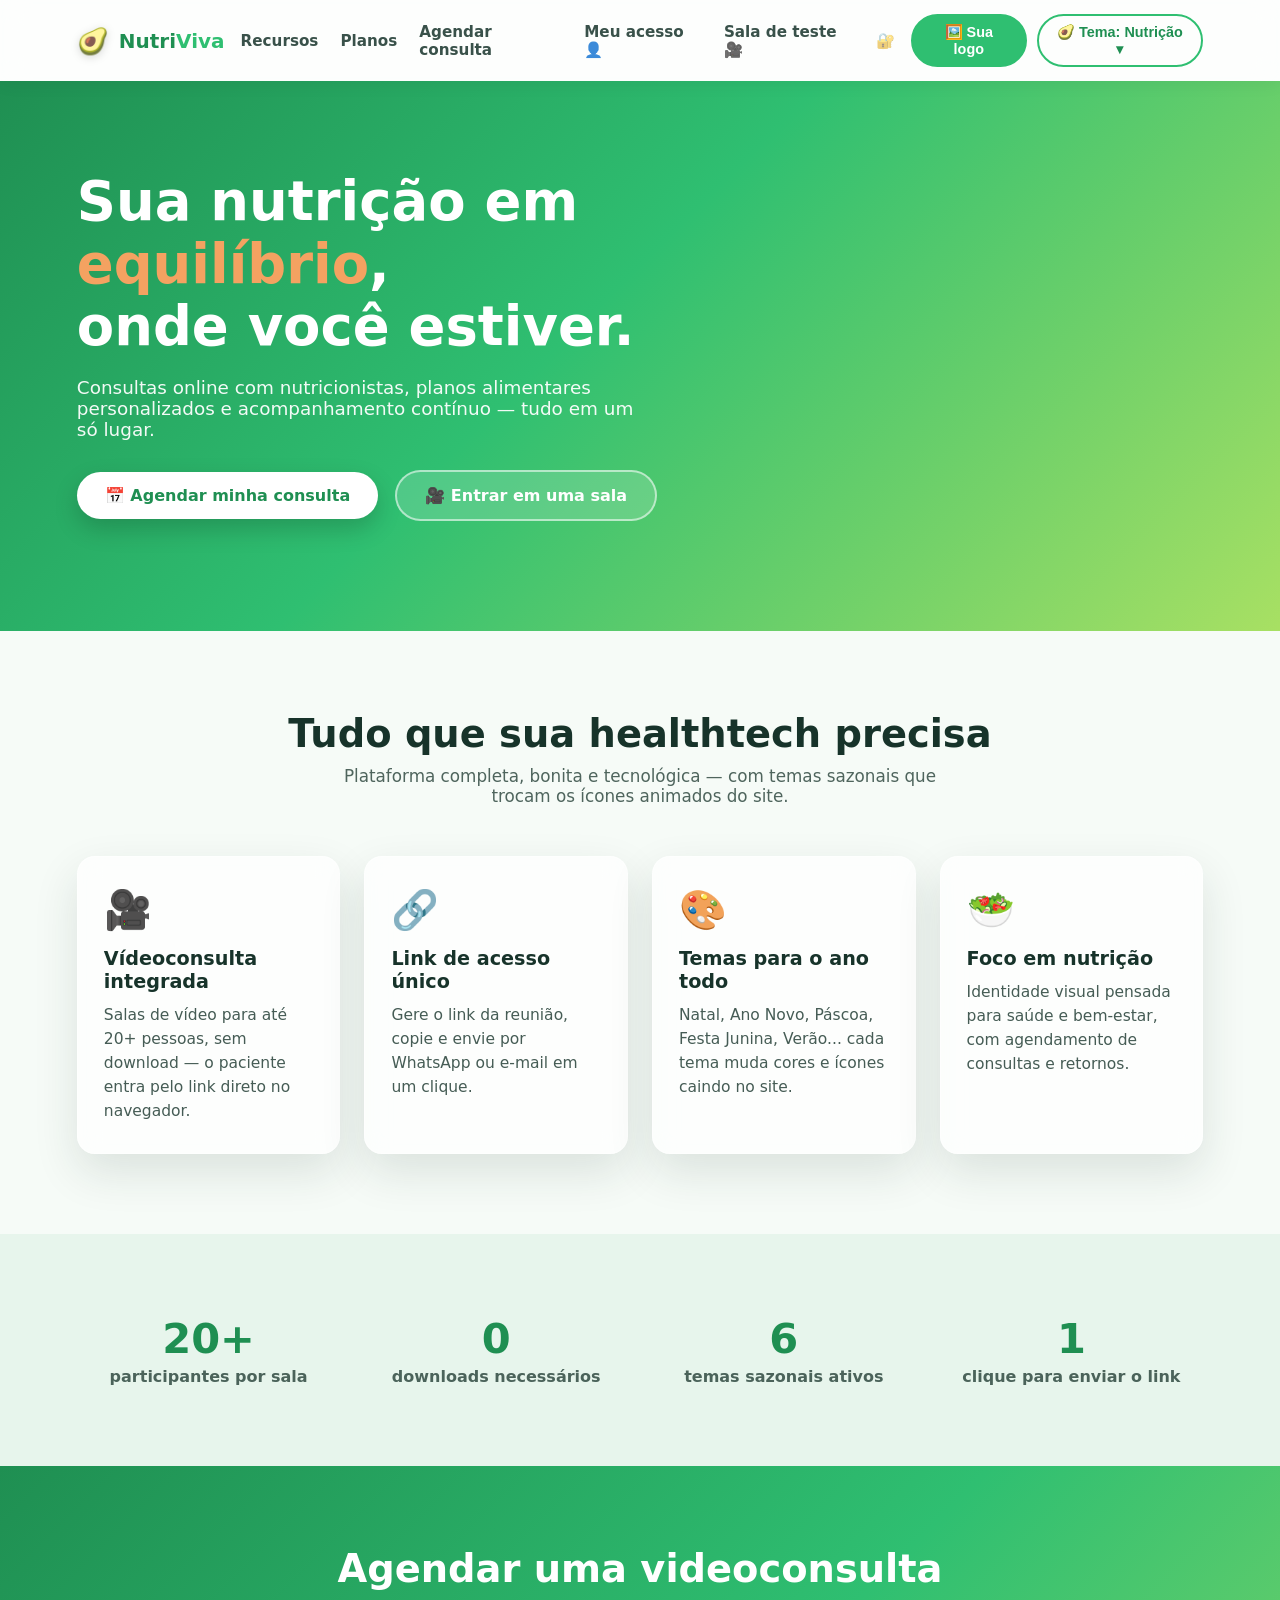
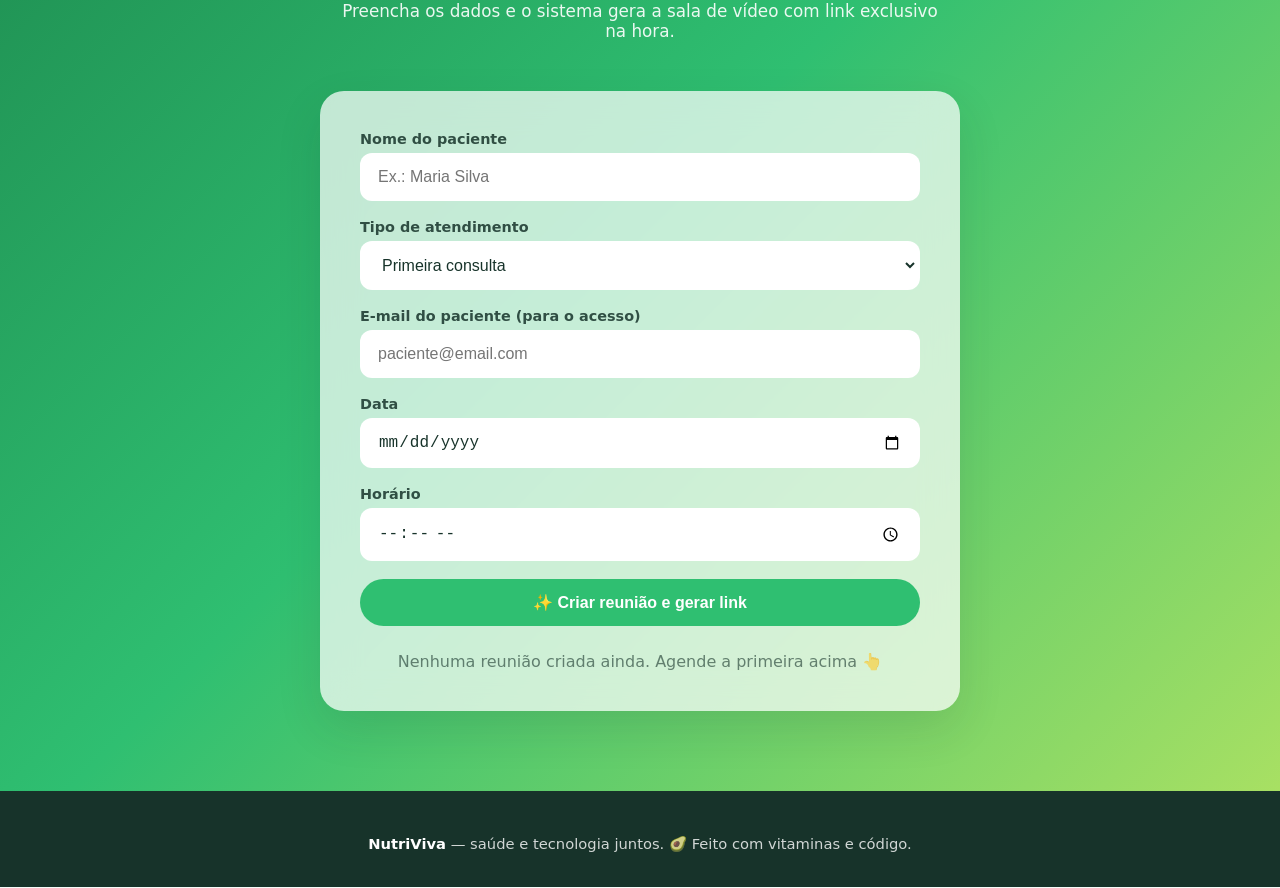
<file: index.html>
<!DOCTYPE html>
<html lang="pt-BR">
<head>
  <meta charset="UTF-8">
  <meta name="viewport" content="width=device-width, initial-scale=1.0">
  <link id="favicon" rel="icon" href="data:,">
  <title>NutriViva — Consultas Online de Nutrição</title>
  <link rel="stylesheet" href="css/styles.css">
</head>
<body>
  <canvas id="particles"></canvas>

  <input type="file" id="logo-input" accept="image/*" hidden>

  <nav>
    <div class="nav-brand">
      <a class="logo" href="#">
        <span class="logo-slot" data-logo-slot>
          <span class="logo-icon" data-theme-icon>🥑</span>
        </span>
        <span>Nutri<span style="color: var(--primary)">Viva</span></span>
      </a>
      <button class="logo-remove" data-logo-remove title="Remover logomarca e voltar ao padrão">✕</button>
    </div>
    <div class="nav-links">
      <a href="#recursos">Recursos</a>
      <a href="#planos">Planos</a>
      <a href="#agendar">Agendar consulta</a>
      <a href="entrar.html">Meu acesso 👤</a>
      <a href="reuniao.html">Sala de teste 🎥</a>
      <a href="admin.html" style="opacity:0.55">🔐</a>
    </div>
    <div class="nav-tools">
      <button class="logo-btn" data-logo-upload>🖼️ Sua logo</button>
    <div class="theme-switcher">
      <button class="theme-toggle-btn" id="theme-toggle">
        <span data-theme-icon>🥑</span> Tema: <span data-theme-label>Nutrição</span> ▾
      </button>
      <div class="theme-menu" id="theme-menu">
        <button data-theme-option="padrao">🥑 Nutrição (padrão)</button>
        <button data-theme-option="natal">🎄 Natal</button>
        <button data-theme-option="anoNovo">🎆 Ano Novo</button>
        <button data-theme-option="pascoa">🐣 Páscoa</button>
        <button data-theme-option="festaJunina">🌽 Festa Junina</button>
        <button data-theme-option="verao">🌞 Verão</button>
      </div>
    </div>
    </div>
  </nav>

  <header class="hero">
    <div class="hero-content">
      <h1>Sua nutrição em <span>equilíbrio</span>,<br>onde você estiver.</h1>
      <p>Consultas online com nutricionistas, planos alimentares personalizados e acompanhamento contínuo — tudo em um só lugar.</p>
      <a class="btn btn-primary" href="#agendar">📅 Agendar minha consulta</a>
      <a class="btn btn-secondary" href="reuniao.html">🎥 Entrar em uma sala</a>
    </div>
  </header>

  <section id="recursos">
    <div class="section-title">
      <h2>Tudo que sua healthtech precisa</h2>
      <p>Plataforma completa, bonita e tecnológica — com temas sazonais que trocam os ícones animados do site.</p>
    </div>
    <div class="grid">
      <div class="card">
        <span class="card-icon">🎥</span>
        <h3>Vídeoconsulta integrada</h3>
        <p>Salas de vídeo para até 20+ pessoas, sem download — o paciente entra pelo link direto no navegador.</p>
      </div>
      <div class="card">
        <span class="card-icon">🔗</span>
        <h3>Link de acesso único</h3>
        <p>Gere o link da reunião, copie e envie por WhatsApp ou e-mail em um clique.</p>
      </div>
      <div class="card">
        <span class="card-icon">🎨</span>
        <h3>Temas para o ano todo</h3>
        <p>Natal, Ano Novo, Páscoa, Festa Junina, Verão... cada tema muda cores e ícones caindo no site.</p>
      </div>
      <div class="card">
        <span class="card-icon">🥗</span>
        <h3>Foco em nutrição</h3>
        <p>Identidade visual pensada para saúde e bem-estar, com agendamento de consultas e retornos.</p>
      </div>
    </div>
  </section>

  <section class="stats">
    <div class="grid">
      <div class="stat">
        <div class="stat-number">20+</div>
        <p>participantes por sala</p>
      </div>
      <div class="stat">
        <div class="stat-number">0</div>
        <p>downloads necessários</p>
      </div>
      <div class="stat">
        <div class="stat-number">6</div>
        <p>temas sazonais ativos</p>
      </div>
      <div class="stat">
        <div class="stat-number">1</div>
        <p>clique para enviar o link</p>
      </div>
    </div>
  </section>

  <section class="booking" id="agendar">
    <div class="section-title">
      <h2>Agendar uma videoconsulta</h2>
      <p>Preencha os dados e o sistema gera a sala de vídeo com link exclusivo na hora.</p>
    </div>
    <div class="booking-card">
      <form id="booking-form">
        <div class="field">
          <label for="patient-name">Nome do paciente</label>
          <input id="patient-name" type="text" placeholder="Ex.: Maria Silva" required>
        </div>
        <div class="field">
          <label for="meeting-type">Tipo de atendimento</label>
          <select id="meeting-type">
            <option>Primeira consulta</option>
            <option>Retorno</option>
            <option>Acompanhamento nutricional</option>
            <option>Consulta em grupo</option>
          </select>
        </div>
        <div class="field">
          <label for="patient-email">E-mail do paciente (para o acesso)</label>
          <input id="patient-email" type="email" placeholder="paciente@email.com">
        </div>
        <div class="field">
          <label for="meeting-date">Data</label>
          <input id="meeting-date" type="date">
        </div>
        <div class="field">
          <label for="meeting-time">Horário</label>
          <input id="meeting-time" type="time">
        </div>
        <button class="btn btn-solid" type="submit" style="width:100%; justify-content:center">
          ✨ Criar reunião e gerar link
        </button>
      </form>
      <div class="meeting-list" id="meeting-list"></div>
    </div>
  </section>

  <footer>
    <p id="footer-contacts" style="margin-bottom:10px"></p>
    <p><strong>NutriViva</strong> — saúde e tecnologia juntos. 🥑 Feito com vitaminas e código.</p>
  </footer>

  <a id="whatsapp-float" href="#" target="_blank" rel="noopener"
     style="display:none; position:fixed; bottom:24px; right:24px; z-index:45; width:60px; height:60px; border-radius:50%; background:#25d366; align-items:center; justify-content:center; font-size:1.7rem; box-shadow:0 10px 26px rgba(0,0,0,0.28); text-decoration:none; transition:transform .3s ease"
     title="Falar no WhatsApp" onmouseover="this.style.transform='scale(1.1)'" onmouseout="this.style.transform='scale(1)'">💬</a>

  <script src="js/themes.js"></script>
  <script src="js/theme-engine.js"></script>
  <script src="js/storage.js"></script>
  <script src="js/main.js"></script>
  <script src="js/logo.js"></script>
</body>
</html>
</file>
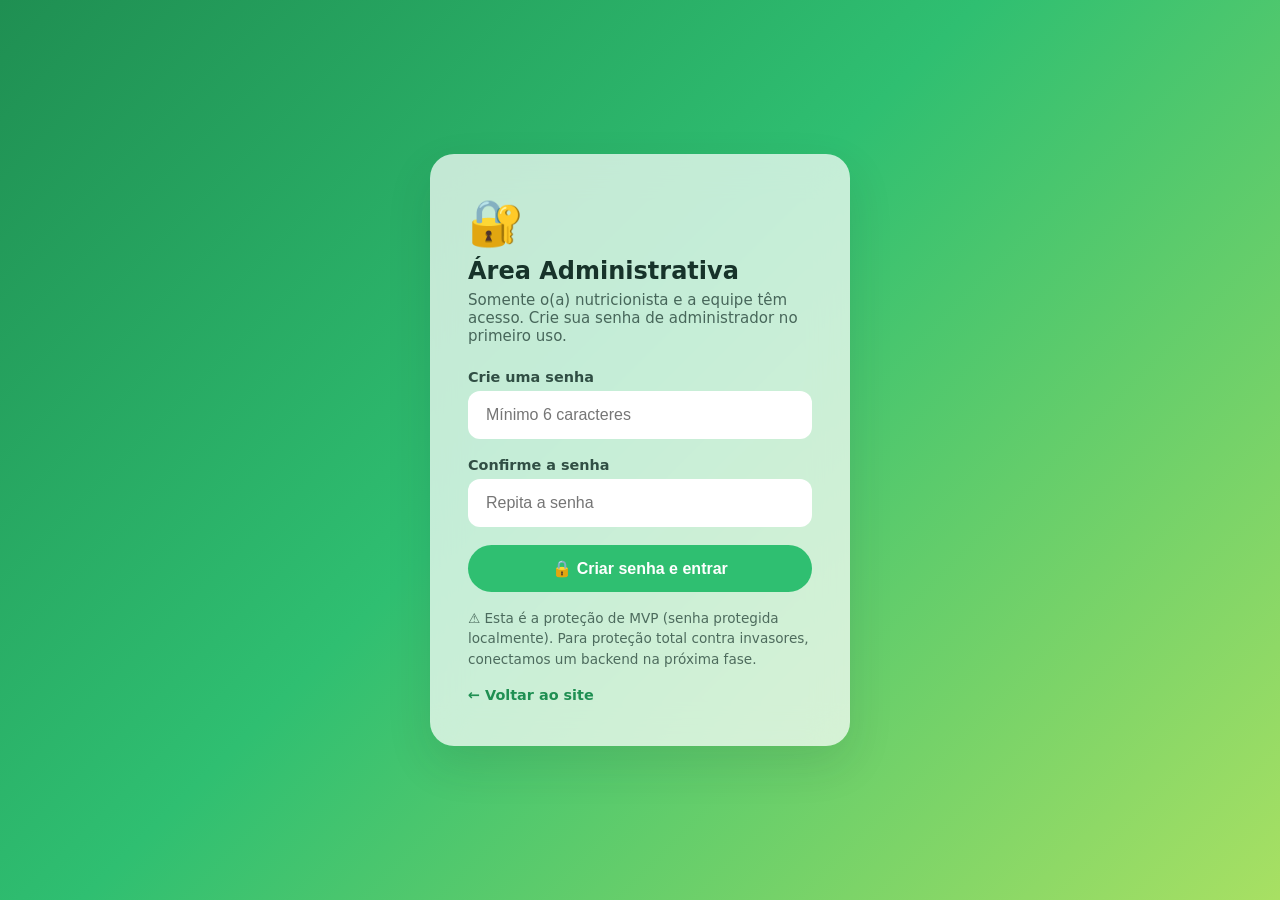
<file: admin.html>
<!DOCTYPE html>
<html lang="pt-BR">
<head>
  <meta charset="UTF-8">
  <meta name="viewport" content="width=device-width, initial-scale=1.0">
  <link id="favicon" rel="icon" href="data:,">
  <title>Painel Administrativo — NutriViva</title>
  <link rel="stylesheet" href="css/styles.css">
  <link rel="stylesheet" href="css/admin.css">
</head>
<body>
  <canvas id="particles"></canvas>
  <input type="file" id="logo-input" accept="image/*" hidden>

  <div class="login-shell" id="login-shell">
    <div class="login-card">
      <div class="big-icon">🔐</div>
      <h1 id="login-title">Área Administrativa</h1>
      <p class="desc" id="login-desc">Somente o(a) nutricionista e a equipe têm acesso. Crie sua senha de administrador no primeiro uso.</p>
      <form id="login-form">
        <div class="field" id="current-pass-wrap" style="display:none">
          <label for="current-pass">Senha atual</label>
          <input id="current-pass" type="password" placeholder="Senha atual" autocomplete="current-password">
        </div>
        <div class="field">
          <label for="admin-pass" id="admin-pass-label">Crie uma senha</label>
          <input id="admin-pass" type="password" placeholder="Mínimo 6 caracteres" required minlength="6" autocomplete="new-password">
        </div>
        <div class="field">
          <label for="admin-pass2" id="admin-pass2-label">Confirme a senha</label>
          <input id="admin-pass2" type="password" placeholder="Repita a senha" required autocomplete="new-password">
        </div>
        <button class="btn btn-solid" type="submit" style="width:100%; justify-content:center" id="login-submit">🔓 Entrar no painel</button>
      </form>
      <p class="hint" id="login-hint">⚠️ Esta é a proteção de MVP (senha protegida localmente). Para proteção total contra invasores, conectamos um backend na próxima fase.</p>
      <a class="back-link" href="index.html">← Voltar ao site</a>
    </div>
  </div>

  <div class="admin-shell" id="admin-shell">
    <div class="admin-topbar">
      <a class="logo" href="index.html">
        <span class="logo-slot" data-logo-slot><span class="logo-icon" data-theme-icon>🥑</span></span>
        <span>Nutri<span style="color: var(--primary)">Viva</span> <small style="opacity:.55; font-weight:600">· painel</small></span>
      </a>
      <div class="nav-tools">
        <button class="logo-btn" data-logo-upload>🖼️ Logomarca</button>
        <button class="btn-mini" id="logout-btn">🚪 Sair</button>
      </div>
    </div>

    <div class="admin-body">
      <nav class="admin-nav" id="admin-nav">
        <button data-tab="pacientes" class="active">👥 Pacientes</button>
        <button data-tab="anamnese">📋 Anamnese & Avaliação</button>
        <button data-tab="reunioes">🎥 Reuniões</button>
        <button data-tab="contato">📱 Contato & Links</button>
        <button data-tab="nuvem">☁️ Nuvem</button>
        <button data-tab="seguranca">🔐 Senha</button>
      </nav>

      <div class="admin-panels">
        <section class="admin-panel active" data-panel="pacientes">
          <div class="panel-card">
            <h2>👥 Cadastro de pacientes</h2>
            <p class="panel-desc">Gerencie os pacientes da sua clínica. Os dados ficam salvos no navegador deste computador.</p>
            <form id="patient-form">
              <div class="form-grid">
                <div class="field"><label for="p-name">Nome completo *</label><input id="p-name" required maxlength="80"></div>
                <div class="field"><label for="p-phone">WhatsApp</label><input id="p-phone" type="tel" placeholder="(11) 99999-9999" maxlength="20"></div>
                <div class="field"><label for="p-email">E-mail</label><input id="p-email" type="email" maxlength="80"></div>
                <div class="field"><label for="p-birth">Data de nascimento</label><input id="p-birth" type="date"></div>
                <div class="field full"><label for="p-notes">Observações</label><input id="p-notes" maxlength="200" placeholder="Alergias, preferências, objetivos..."></div>
              </div>
              <div class="btn-row">
                <button class="btn btn-solid" type="submit">＋ Salvar paciente</button>
              </div>
            </form>
            <input class="search-box" id="patient-search" type="search" placeholder="🔎 Buscar paciente..." style="margin-top:24px">
            <table class="data-table"><thead><tr><th>Nome</th><th>Contato</th><th>Ações</th></tr></thead><tbody id="patient-rows"></tbody></table>
          </div>
        </section>

        <section class="admin-panel" data-panel="anamnese">
          <div class="panel-card print-zone">
            <h2>📋 Anamnese & Avaliação Nutricional</h2>
            <p class="panel-desc">Ficha completa do paciente: antropometria, avaliação alimentar, histórico clínico e conduta. IMC e RCQ calculados automaticamente.</p>
            <div class="anx-controls">
              <div class="field" style="margin:0"><label for="anx-patient">Paciente *</label><select id="anx-patient" required></select></div>
              <div class="field" style="margin:0"><label for="anx-date">Data da avaliação *</label><input id="anx-date" type="date"></div>
              <div class="anx-actions">
                <button class="btn btn-solid" id="anx-save" type="button">💾 Salvar ficha</button>
                <button class="btn-mini" id="anx-print" type="button">🖨️ Imprimir</button>
                <button class="btn-mini" id="anx-new" type="button">🆕 Nova ficha</button>
              </div>
            </div>
            <div id="anx-form"></div>
            <h3 style="margin-top:26px; font-size:1.05rem">📚 Histórico de fichas</h3>
            <table class="data-table"><thead><tr><th>Data</th><th>Paciente</th><th>IMC</th><th>Ações</th></tr></thead><tbody id="anx-rows"></tbody></table>
          </div>
        </section>

        <section class="admin-panel" data-panel="reunioes">
          <div class="panel-card">
            <h2>🎥 Reuniões & salas de vídeo</h2>
            <p class="panel-desc">Crie a sala, copie o link e envie ao paciente. Cada sala tem código exclusivo.</p>
            <form id="meeting-form">
              <div class="form-grid">
                <div class="field"><label for="m-patient">Paciente cadastrado</label><select id="m-patient"></select></div>
                <div class="field"><label for="m-type">Tipo</label>
                  <select id="m-type"><option>Primeira consulta</option><option>Retorno</option><option>Acompanhamento</option><option>Consulta em grupo</option></select>
                </div>
                <div class="field"><label for="m-date">Data</label><input id="m-date" type="date"></div>
                <div class="field"><label for="m-time">Hora</label><input id="m-time" type="time"></div>
              </div>
              <div class="btn-row"><button class="btn btn-solid" type="submit">✨ Criar sala de vídeo</button></div>
            </form>
            <table class="data-table"><thead><tr><th>Reunião</th><th>Quando</th><th>Ações</th></tr></thead><tbody id="meeting-rows"></tbody></table>
          </div>
        </section>

        <section class="admin-panel" data-panel="contato">
          <div class="panel-card">
            <h2>📱 Contato & links do site</h2>
            <p class="panel-desc">Estes dados aparecem no rodapé do site público e no botão flutuante de WhatsApp.</p>
            <form id="config-form">
              <div class="form-grid">
                <div class="field"><label for="c-wa">WhatsApp</label><input id="c-wa" type="tel" placeholder="(11) 99999-9999" maxlength="20"></div>
                <div class="field"><label for="c-email">E-mail</label><input id="c-email" type="email" placeholder="contato@clinica.com.br"></div>
                <div class="field"><label for="c-insta">Instagram (@usuário)</label><input id="c-insta" placeholder="@suaclinica" maxlength="40"></div>
                <div class="field"><label for="c-zapmsg">Mensagem do WhatsApp</label><input id="c-zapmsg" placeholder="Olá! Quero agendar uma consulta." maxlength="120"></div>
              </div>
              <div class="btn-row"><button class="btn btn-solid" type="submit">💾 Salvar configurações</button></div>
            </form>
          </div>
        </section>

        <section class="admin-panel" data-panel="nuvem">
          <div class="panel-card">
            <h2>☁️ Sincronização na nuvem</h2>
            <p class="panel-desc">Acesse o painel de qualquer aparelho, nunca perca cadastros. Usa o Firebase (Google), plano gratuito suficiente para a clínica começar.</p>
            <details class="anx" open>
              <summary><span>1️⃣ Criando sua conexão uma única vez (~5 min)</span></summary>
              <div class="anx-body">
                <ol class="steps">
                  <li>Acesse <a href="https://console.firebase.google.com" target="_blank" rel="noopener">console.firebase.google.com</a> com sua conta Google e clique em <strong>Adicionar projeto</strong> (nome: NutriViva, sem Analytics);</li>
                  <li>No centro do projeto, clique no ícone <strong>&lt;/&gt; (Web)</strong>, registre o apelido <em>nutriviva-site</em> e copie o bloco <strong>firebaseConfig</strong> que aparece;</li>
                  <li>No menu lateral: <strong>Build → Firestore Database → Criar banco de dados</strong> → região sugerida (southamerica) → inicie em <strong>modo de teste</strong>;</li>
                  <li>Voltando ao painel, cole o firebaseConfig no campo abaixo e clique em <strong>Conectar</strong>;</li>
                  <li>Pronto — cadastros de pacientes, anamneses, reuniões e contatos passam a sincronizar automaticamente entre todos os aparelhos que usarem este login.</li>
                </ol>
                <p class="hint">🔒 Nota de privacidade: no modo de teste os dados ficam protegidos pelo endereço do projeto, mas para uso clínico definitivo recomendamos ativar a autenticação e regras restritas — a gente ajusta junto na fase seguinte (LGPD).</p>
              </div>
            </details>
            <details class="anx" open>
              <summary><span>2️⃣ Configurar a conexão</span></summary>
              <div class="anx-body">
                <div class="field full" style="margin:0">
                  <label for="fb-config">Cole aqui o seu objeto firebaseConfig</label>
                  <textarea id="fb-config" rows="8" placeholder='{ "apiKey": "AIza...", "authDomain": "...", "projectId": "...", ... }'></textarea>
                </div>
                <div class="btn-row">
                  <button class="btn btn-solid" id="fb-connect" type="button">☁️ Conectar agora</button>
                  <button class="btn-mini danger" id="fb-disconnect" type="button" style="display:none">🔌 Desconectar</button>
                </div>
                <p class="hint" id="fb-status">Sem conexão — os dados ficam salvos apenas neste navegador.</p>
              </div>
            </details>
          </div>
        </section>

        <section class="admin-panel" data-panel="seguranca">
          <div class="panel-card">
            <h2>🔐 Senha do administrador</h2>
            <p class="panel-desc">Sua senha é armazenada como hash SHA-256 — nem mesmo no arquivo de dados ela aparece em texto.</p>
            <form id="password-form">
              <div class="form-grid">
                <div class="field"><label for="cur-pass">Senha atual</label><input id="cur-pass" type="password" required></div>
                <div class="field"><label for="new-pass">Nova senha (mín. 6)</label><input id="new-pass" type="password" required minlength="6"></div>
              </div>
              <div class="btn-row"><button class="btn btn-solid" type="submit">🔑 Trocar senha</button></div>
            </form>
          </div>
        </section>
      </div>
    </div>
  </div>

  <script src="js/themes.js"></script>
  <script src="js/theme-engine.js"></script>
  <script src="js/logo.js"></script>
  <script src="js/storage.js"></script>
  <script src="js/cloud.js"></script>
  <script src="js/admin.js"></script>
</body>
</html>
</file>
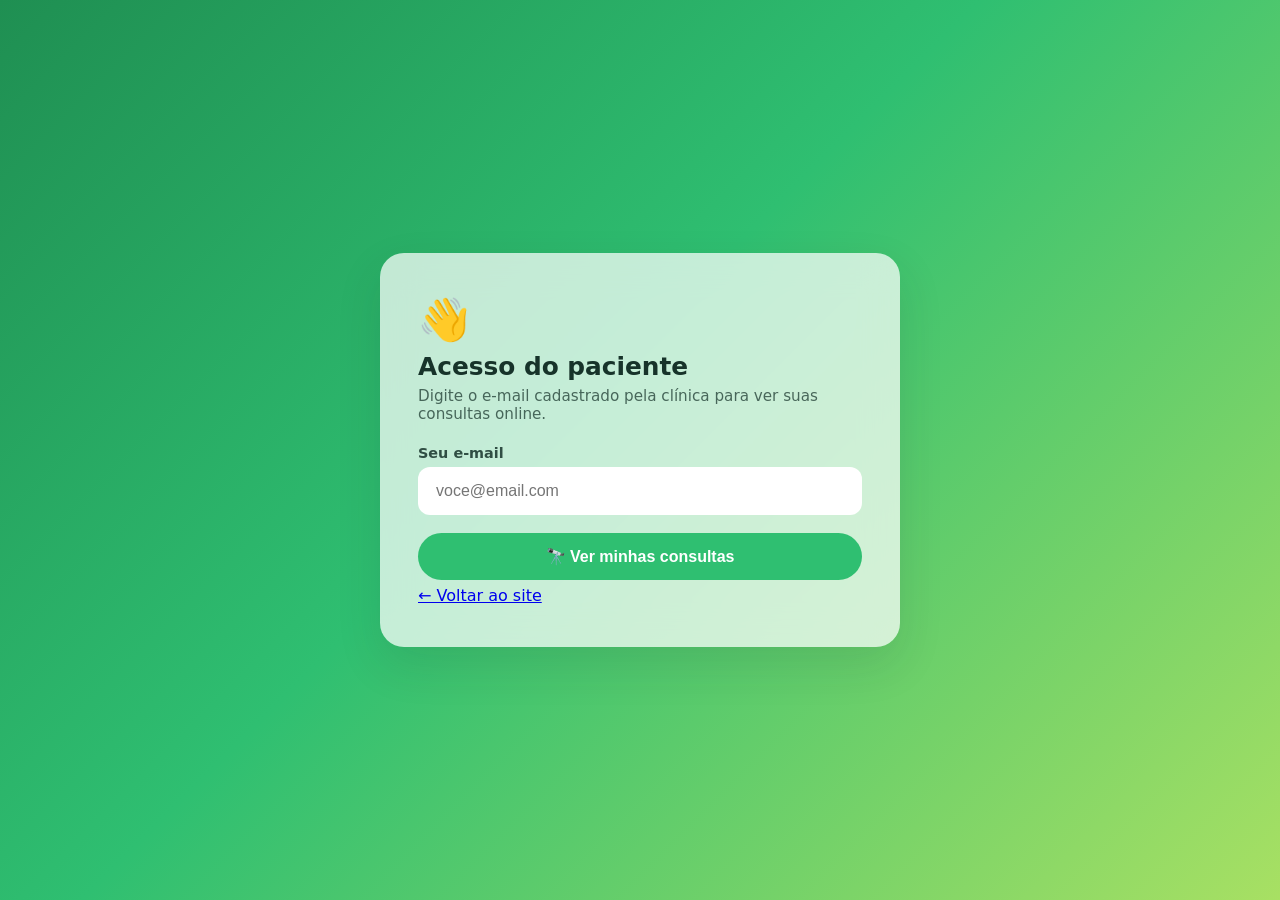
<file: entrar.html>
<!DOCTYPE html>
<html lang="pt-BR">
<head>
  <meta charset="UTF-8">
  <meta name="viewport" content="width=device-width, initial-scale=1.0">
  <link id="favicon" rel="icon" href="data:,">
  <title>Meu Acesso — NutriViva</title>
  <link rel="stylesheet" href="css/styles.css">
  <style>
    .access-shell {
      min-height: 100vh;
      display: flex;
      align-items: center;
      justify-content: center;
      padding: 30px 6%;
      background: var(--hero-gradient);
      position: relative;
      z-index: 6;
    }
    .access-card {
      background: var(--glass);
      backdrop-filter: blur(18px);
      border-radius: 24px;
      padding: 42px 38px;
      max-width: 520px;
      width: 100%;
      box-shadow: var(--shadow);
    }
    .access-card h1 { margin: 8px 0 6px; font-size: 1.55rem; }
    .access-card .desc { opacity: 0.72; margin-bottom: 22px; font-size: 0.95rem; }
    .appt-item {
      display: flex;
      justify-content: space-between;
      align-items: center;
      gap: 12px;
      background: #fff;
      border-radius: 14px;
      padding: 14px 18px;
      margin-top: 12px;
      box-shadow: 0 4px 14px rgba(0,0,0,0.06);
      font-size: 0.95rem;
    }
    #access-result { margin-top: 6px; }
  </style>
</head>
<body>
  <canvas id="particles"></canvas>

  <div class="access-shell">
    <div class="access-card">
      <div class="big-icon" style="font-size:2.6rem">👋</div>
      <h1>Acesso do paciente</h1>
      <p class="desc">Digite o e-mail cadastrado pela clínica para ver suas consultas online.</p>
      <form id="access-form">
        <div class="field">
          <label for="acc-email">Seu e-mail</label>
          <input id="acc-email" type="email" placeholder="voce@email.com" required>
        </div>
        <button class="btn btn-solid" type="submit" style="width:100%; justify-content:center">🔭 Ver minhas consultas</button>
      </form>
      <div id="access-result"></div>
      <a class="back-link" href="index.html">← Voltar ao site</a>
    </div>
  </div>

  <script src="js/themes.js"></script>
  <script src="js/theme-engine.js"></script>
  <script src="js/storage.js"></script>
  <script>
    document.getElementById("access-form").addEventListener("submit", e => {
      e.preventDefault();
      const email = document.getElementById("acc-email").value.trim().toLowerCase();
      const box = document.getElementById("access-result");
      const pacientes = dbRead(DB.pacientes, []);
      const paciente = pacientes.find(p => String(p.email || "").toLowerCase() === email);
      const reuintes = dbRead(DB.reunioes, []);
      const mine = reuintes.filter(m =>
        String(m.email || "").toLowerCase() === email ||
        (paciente && m.patientId === paciente.id)
      );
      box.innerHTML = "";
      if (!mine.length) {
        box.innerHTML = "<p class='empty-note'>Nenhuma consulta encontrada para este e-mail ainda. Confirme com a clínica o e-mail cadastrado. 💚</p>";
        return;
      }
      mine.slice().reverse().forEach(m => {
        const div = document.createElement("div");
        div.className = "appt-item";
        const info = document.createElement("div");
        info.innerHTML = "<strong>" + m.name.replace(/</g, "&lt;") + "</strong>" +
          (m.date ? "<br><small style='opacity:.6'>📅 " + m.date.split("-").reverse().join("/") + " · " + (m.time || "") + "</small>" : "<br><small style='opacity:.6'>Reunião aberta</small>");
        const a = document.createElement("a");
        a.className = "icon-btn";
        a.target = "_blank";
        a.rel = "noopener";
        a.href = window.location.origin + window.location.pathname.replace(/[^/]*$/, "") + "reuniao.html?sala=" + encodeURIComponent(m.room);
        a.textContent = "🎥 Entrar";
        div.append(info, a);
        box.appendChild(div);
      });
    });
  </script>
</body>
</html>
</file>
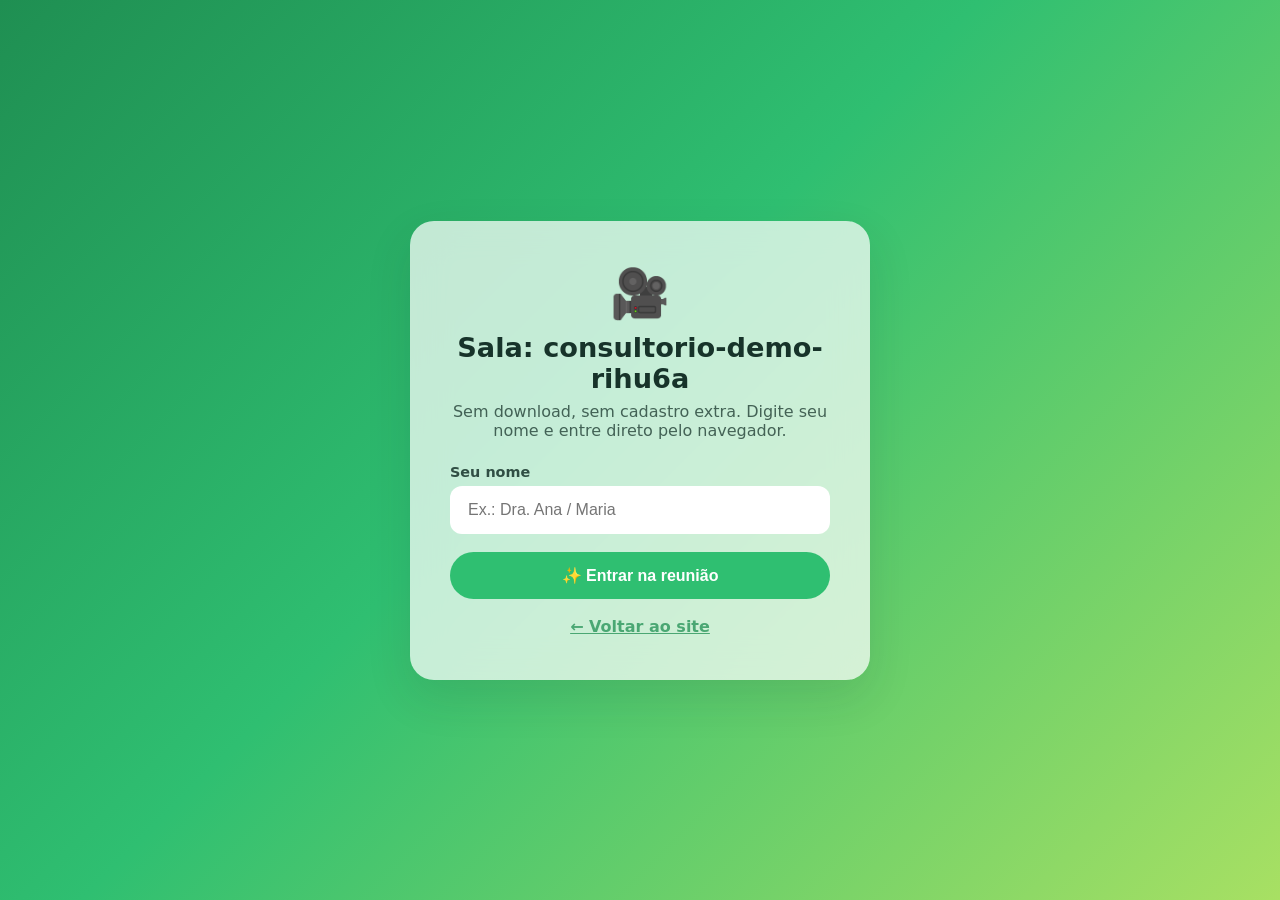
<file: reuniao.html>
<!DOCTYPE html>
<html lang="pt-BR">
<head>
  <meta charset="UTF-8">
  <meta name="viewport" content="width=device-width, initial-scale=1.0">
  <link id="favicon" rel="icon" href="data:,">
  <title>Sala de Vídeo — NutriViva</title>
  <link rel="stylesheet" href="css/styles.css">
  <style>
    .lobby {
      min-height: 100vh;
      display: flex;
      align-items: center;
      justify-content: center;
      padding: 40px 6%;
      background: var(--hero-gradient);
      position: relative;
      z-index: 6;
    }
    .lobby-card {
      background: var(--glass);
      backdrop-filter: blur(18px);
      border-radius: 24px;
      padding: 44px 40px;
      max-width: 460px;
      width: 100%;
      box-shadow: var(--shadow);
      text-align: center;
    }
    .lobby-card .big-icon { font-size: 3rem; }
    .lobby-logo { min-height: 0; margin-bottom: 4px; }
    .lobby-logo:empty { display: none; }
    .lobby-logo img { max-height: 72px; max-width: 220px; object-fit: contain; }
    .lobby-card h1 { margin: 10px 0 8px; font-size: 1.7rem; }
    .lobby-card p { opacity: 0.75; margin-bottom: 24px; }
    .lobby-card .field { text-align: left; }
    #video-root {
      position: fixed;
      inset: 0;
      z-index: 40;
      display: none;
    }
    #video-root iframe, #video-root div {
      width: 100%;
      height: 100%;
      border: 0;
    }
    .exit-room {
      position: fixed;
      top: 14px;
      right: 14px;
      z-index: 60;
      background: rgba(0,0,0,0.55);
      color: #fff;
      border: none;
      border-radius: 999px;
      padding: 10px 20px;
      font-weight: 700;
      cursor: pointer;
      display: none;
      backdrop-filter: blur(8px);
    }
    .exit-room:hover { background: rgba(0,0,0,0.75); }
  </style>
</head>
<body>
  <canvas id="particles"></canvas>

  <div class="lobby" id="lobby">
    <div class="lobby-card">
      <div class="lobby-logo" data-logo-slot></div>
      <div class="big-icon">🎥</div>
      <h1>Sala de videoconsulta</h1>
      <p>Sem download, sem cadastro extra. Digite seu nome e entre direto pelo navegador.</p>
      <form id="join-form">
        <div class="field">
          <label for="display-name">Seu nome</label>
          <input id="display-name" type="text" placeholder="Ex.: Dra. Ana / Maria" required maxlength="40">
        </div>
        <button class="btn btn-solid" type="submit" style="width:100%; justify-content:center">
          ✨ Entrar na reunião
        </button>
      </form>
      <p style="margin-top:18px; margin-bottom:0">
        <a href="index.html" style="color:var(--primary-dark); font-weight:700">← Voltar ao site</a>
      </p>
    </div>
  </div>

  <div id="video-root"></div>
  <button class="exit-room" id="exit-room">✕ Sair da sala</button>

  <script src="js/themes.js"></script>
  <script src="js/theme-engine.js"></script>
  <script src="js/logo.js"></script>
  <script src="https://meet.jit.si/external_api.js"></script>
  <script>
    const params = new URLSearchParams(window.location.search);
    const room = params.get("sala") || "consultorio-demo-" + Math.random().toString(36).slice(2, 8);
    const cleanRoom = room.replace(/[^a-zA-Z0-9-]/g, "");

    const heading = document.querySelector(".lobby-card h1");
    heading.textContent = "Sala: " + cleanRoom;

    let api = null;
    const joinForm = document.getElementById("join-form");
    joinForm.addEventListener("submit", (e) => {
      e.preventDefault();
      const name = document.getElementById("display-name").value.trim() || "Participante";
      if (!window.JitsiMeetExternalAPI) {
        alert("Não foi possível carregar o vídeo. Verifique sua conexão e recarregue a página.");
        return;
      }
      document.getElementById("lobby").style.display = "none";
      const root = document.getElementById("video-root");
      root.style.display = "block";
      document.getElementById("exit-room").style.display = "block";
      api = new JitsiMeetExternalAPI("meet.jit.si", {
        roomName: "nutriviva-" + cleanRoom,
        parentNode: root,
        width: "100%",
        height: "100%",
        userInfo: { displayName: name },
        configOverwrite: {
          prejoinPageEnabled: false,
          startWithVideoMuted: false,
          disableDeepLinking: true
        },
        interfaceConfigOverwrite: {
          DEFAULT_LOGO_URL: "",
          SHOW_JITSI_WATERMARK: false,
          SHOW_WATERMARK_FOR_GUESTS: false,
          DEFAULT_REMOTE_DISPLAY_NAME: "Paciente"
        }
      });
    });

    document.getElementById("exit-room").addEventListener("click", () => {
      if (api) api.dispose();
      api = null;
      document.getElementById("video-root").style.display = "none";
      document.getElementById("exit-room").style.display = "none";
      document.getElementById("lobby").style.display = "flex";
    });
  </script>
</body>
</html>
</file>
<file: css/styles.css>
:root {
  --primary: #2fbf71;
  --primary-dark: #1f8f52;
  --accent: #f4a261;
  --bg: #f6fbf7;
  --bg-alt: #e7f5ec;
  --text: #17332a;
  --glass: rgba(255,255,255,0.72);
  --hero-gradient: linear-gradient(135deg,#1f8f52 0%,#2fbf71 45%,#a8e063 100%);
  --shadow: 0 18px 45px rgba(23,51,42,0.12);
  --radius: 18px;
  --transition: 0.35s ease;
}

* { margin: 0; padding: 0; box-sizing: border-box; }

html { scroll-behavior: smooth; }

body {
  font-family: "Segoe UI", system-ui, -apple-system, sans-serif;
  background: var(--bg);
  color: var(--text);
  overflow-x: hidden;
  transition: background var(--transition), color var(--transition);
}

#particles {
  position: fixed;
  inset: 0;
  pointer-events: none;
  z-index: 5;
}

nav {
  position: sticky;
  top: 0;
  z-index: 20;
  display: flex;
  align-items: center;
  justify-content: space-between;
  gap: 16px;
  padding: 14px 6%;
  background: var(--glass);
  backdrop-filter: blur(14px);
  box-shadow: 0 2px 18px rgba(0,0,0,0.06);
}

.logo {
  display: flex;
  align-items: center;
  gap: 10px;
  font-weight: 800;
  font-size: 1.25rem;
  color: var(--primary-dark);
  text-decoration: none;
}

.logo .logo-icon {
  font-size: 1.6rem;
  filter: drop-shadow(0 2px 4px rgba(0,0,0,0.15));
}

.nav-brand { display: flex; align-items: center; gap: 8px; }

.logo img {
  max-height: 42px;
  max-width: 160px;
  object-fit: contain;
  border-radius: 10px;
  display: block;
}

.logo[data-logo-slot] img { max-height: 46px; }

.logo-remove {
  display: none;
  align-items: center;
  justify-content: center;
  border: none;
  background: var(--bg-alt);
  color: var(--text);
  width: 26px;
  height: 26px;
  border-radius: 50%;
  cursor: pointer;
  font-size: 0.8rem;
  font-weight: 800;
  line-height: 1;
  opacity: 0.7;
  transition: background var(--transition), opacity var(--transition), color var(--transition);
}

.logo-remove:hover { opacity: 1; background: #ffd9d9; color: #b3261e; }

.nav-tools { display: flex; align-items: center; gap: 10px; }

.logo-btn {
  border: 2px solid var(--primary);
  background: var(--primary);
  color: #fff;
  font-weight: 700;
  padding: 8px 16px;
  border-radius: 999px;
  cursor: pointer;
  font-size: 0.9rem;
  transition: transform var(--transition), background var(--transition), box-shadow var(--transition);
}

.logo-btn:hover {
  transform: translateY(-1px);
  background: var(--primary-dark);
  box-shadow: 0 8px 20px rgba(0,0,0,0.15);
}

.nav-links { display: flex; gap: 22px; align-items: center; }

.nav-links a {
  text-decoration: none;
  color: var(--text);
  font-weight: 600;
  font-size: 0.95rem;
  opacity: 0.85;
  transition: opacity var(--transition), color var(--transition);
}

.nav-links a:hover { opacity: 1; color: var(--primary); }

.theme-switcher {
  display: flex;
  flex-direction: column;
  gap: 6px;
  position: relative;
}

.theme-toggle-btn {
  border: 2px solid var(--primary);
  background: transparent;
  color: var(--primary-dark);
  font-weight: 700;
  padding: 8px 16px;
  border-radius: 999px;
  cursor: pointer;
  font-size: 0.9rem;
  transition: background var(--transition), color var(--transition), transform var(--transition);
}

.theme-toggle-btn:hover { transform: translateY(-1px); background: var(--bg-alt); }

.theme-menu {
  position: absolute;
  right: 0;
  top: calc(100% + 8px);
  background: var(--glass);
  backdrop-filter: blur(16px);
  border-radius: 14px;
  box-shadow: var(--shadow);
  padding: 10px;
  display: none;
  flex-direction: column;
  gap: 4px;
  min-width: 190px;
  z-index: 30;
}

.theme-menu.open { display: flex; }

.theme-menu button {
  display: flex;
  align-items: center;
  gap: 10px;
  border: none;
  background: transparent;
  padding: 9px 12px;
  border-radius: 10px;
  cursor: pointer;
  font-size: 0.92rem;
  font-weight: 600;
  color: var(--text);
  text-align: left;
  transition: background var(--transition);
}

.theme-menu button:hover { background: var(--bg-alt); }

.theme-menu button.active {
  background: var(--primary);
  color: #fff;
}

header.hero {
  background: var(--hero-gradient);
  color: #fff;
  padding: 90px 6% 110px;
  transition: background var(--transition);
  position: relative;
  z-index: 6;
}

.hero-content { max-width: 720px; }

.hero h1 {
  font-size: clamp(2.1rem, 5vw, 3.4rem);
  line-height: 1.15;
  margin-bottom: 18px;
}

.hero h1 span { color: var(--accent); }

.hero p {
  font-size: 1.15rem;
  opacity: 0.94;
  margin-bottom: 30px;
  max-width: 560px;
}

.btn {
  display: inline-flex;
  align-items: center;
  gap: 8px;
  padding: 14px 28px;
  border-radius: 999px;
  font-weight: 700;
  font-size: 1rem;
  text-decoration: none;
  cursor: pointer;
  border: none;
  transition: transform var(--transition), box-shadow var(--transition), background var(--transition);
}

.btn-primary {
  background: #fff;
  color: var(--primary-dark);
  box-shadow: 0 10px 25px rgba(0,0,0,0.18);
}

.btn-primary:hover { transform: translateY(-3px); box-shadow: 0 16px 32px rgba(0,0,0,0.22); }

.btn-secondary {
  background: rgba(255,255,255,0.16);
  color: #fff;
  border: 2px solid rgba(255,255,255,0.55);
  margin-left: 12px;
}

.btn-secondary:hover { background: rgba(255,255,255,0.28); transform: translateY(-3px); }

.btn-solid {
  background: var(--primary);
  color: #fff;
}

.btn-solid:hover { background: var(--primary-dark); transform: translateY(-2px); }

section { padding: 80px 6%; position: relative; z-index: 6; }

.section-title { text-align: center; margin-bottom: 50px; }

.section-title h2 { font-size: clamp(1.7rem, 4vw, 2.4rem); margin-bottom: 10px; }

.section-title p { opacity: 0.75; font-size: 1.05rem; max-width: 620px; margin: 0 auto; }

.grid {
  display: grid;
  gap: 24px;
  grid-template-columns: repeat(auto-fit, minmax(250px, 1fr));
  max-width: 1150px;
  margin: 0 auto;
}

.card {
  background: var(--glass);
  backdrop-filter: blur(12px);
  border-radius: var(--radius);
  padding: 30px 26px;
  box-shadow: var(--shadow);
  transition: transform var(--transition), box-shadow var(--transition), background var(--transition);
  border: 1px solid rgba(255,255,255,0.5);
}

.card:hover { transform: translateY(-6px); box-shadow: 0 24px 55px rgba(23,51,42,0.18); }

.card .card-icon {
  font-size: 2.4rem;
  margin-bottom: 14px;
  display: inline-block;
}

.card h3 { margin-bottom: 10px; font-size: 1.2rem; }

.card p { opacity: 0.8; line-height: 1.55; font-size: 0.97rem; }

.stats {
  background: var(--bg-alt);
  transition: background var(--transition);
}

.stats .grid { grid-template-columns: repeat(auto-fit, minmax(180px, 1fr)); text-align: center; }

.stat .stat-number {
  font-size: 2.6rem;
  font-weight: 800;
  color: var(--primary-dark);
}

.stat p { opacity: 0.75; font-weight: 600; margin-top: 4px; }

.booking {
  background: var(--hero-gradient);
  color: #fff;
  transition: background var(--transition);
}

.booking .section-title h2 { color: #fff; }
.booking .section-title p { color: rgba(255,255,255,0.9); opacity: 1; }

.booking-card {
  max-width: 640px;
  margin: 0 auto;
  background: var(--glass);
  backdrop-filter: blur(18px);
  border-radius: 24px;
  padding: 40px;
  box-shadow: var(--shadow);
  color: var(--text);
}

.field { margin-bottom: 18px; }

.field label {
  display: block;
  font-weight: 700;
  font-size: 0.9rem;
  margin-bottom: 6px;
  opacity: 0.85;
}

.field input, .field select {
  width: 100%;
  padding: 13px 16px;
  border: 2px solid transparent;
  border-radius: 12px;
  background: #fff;
  font-size: 1rem;
  color: var(--text);
  transition: border var(--transition), box-shadow var(--transition);
}

.field input:focus, .field select:focus {
  outline: none;
  border-color: var(--primary);
  box-shadow: 0 0 0 4px rgba(47,191,113,0.15);
}

.meeting-list { max-width: 640px; margin: 26px auto 0; display: flex; flex-direction: column; gap: 12px; }

.meeting-item {
  display: flex;
  align-items: center;
  justify-content: space-between;
  gap: 12px;
  background: #fff;
  border-radius: 14px;
  padding: 14px 18px;
  box-shadow: 0 4px 14px rgba(0,0,0,0.06);
  font-size: 0.95rem;
}

.meeting-item strong { display: block; }
.meeting-item small { opacity: 0.6; }

.meeting-actions { display: flex; gap: 8px; }

.icon-btn {
  border: none;
  background: var(--bg-alt);
  border-radius: 10px;
  padding: 9px 12px;
  cursor: pointer;
  font-size: 0.85rem;
  text-decoration: none;
  color: var(--primary-dark);
  font-weight: 700;
  transition: background var(--transition);
}

.icon-btn:hover { background: rgba(47,191,113,0.18); }

.icon-btn.whatsapp { background: #e8f9ef; }

.toast {
  position: fixed;
  bottom: 28px;
  left: 50%;
  transform: translateX(-50%) translateY(120px);
  background: var(--text);
  color: #fff;
  padding: 14px 26px;
  border-radius: 999px;
  font-weight: 600;
  z-index: 50;
  opacity: 0;
  transition: transform 0.4s ease, opacity 0.4s ease;
  box-shadow: 0 12px 30px rgba(0,0,0,0.25);
}

.toast.show { transform: translateX(-50%) translateY(0); opacity: 1; }

footer {
  background: var(--text);
  color: rgba(255,255,255,0.8);
  text-align: center;
  padding: 34px 6%;
  font-size: 0.92rem;
  position: relative;
  z-index: 6;
}

footer strong { color: #fff; }

@media (max-width: 700px) {
  .nav-links { display: none; }
  .logo-btn { padding: 7px 12px; font-size: 0.8rem; }
  .logo img { max-height: 34px; max-width: 110px; }
  .btn-secondary { margin-left: 0; margin-top: 10px; }
  header.hero { padding: 60px 6% 80px; }
  section { padding: 60px 6%; }
  .booking-card { padding: 26px; }
}

.fading-in { animation: fadeUpCard 0.5s ease backwards; }

@keyframes fadeUpCard {
  from { opacity: 0; transform: translateY(18px); }
  to { opacity: 1; transform: translateY(0); }
}

.card.fading-in:nth-child(2) { animation-delay: 0.07s; }
.card.fading-in:nth-child(3) { animation-delay: 0.14s; }
.card.fading-in:nth-child(4) { animation-delay: 0.21s; }
</file>
<file: css/admin.css>
:root {
  --nav-h: 64px;
}

.admin-shell {
  display: none;
  min-height: 100vh;
  background: var(--bg);
}

.admin-shell.authenticated { display: block; }

.admin-topbar {
  position: sticky;
  top: 0;
  z-index: 25;
  display: flex;
  align-items: center;
  justify-content: space-between;
  gap: 12px;
  padding: 12px 5%;
  background: var(--glass);
  backdrop-filter: blur(14px);
  box-shadow: 0 2px 16px rgba(0,0,0,0.07);
}

.admin-topbar .logo { font-size: 1.1rem; }

.admin-body {
  display: grid;
  grid-template-columns: 230px 1fr;
  gap: 26px;
  max-width: 1250px;
  margin: 30px auto;
  padding: 0 5%;
  align-items: start;
}

.admin-nav {
  display: flex;
  flex-direction: column;
  gap: 6px;
  position: sticky;
  top: calc(var(--nav-h) + 20px);
}

.admin-nav button {
  display: flex;
  align-items: center;
  gap: 10px;
  border: none;
  background: transparent;
  text-align: left;
  font-size: 0.97rem;
  font-weight: 600;
  color: var(--text);
  padding: 12px 16px;
  border-radius: 12px;
  cursor: pointer;
  opacity: 0.75;
  transition: background var(--transition), opacity var(--transition);
}

.admin-nav button:hover { background: var(--bg-alt); opacity: 1; }

.admin-nav button.active {
  background: var(--primary);
  color: #fff;
  opacity: 1;
  box-shadow: 0 8px 20px rgba(47,191,113,0.25);
}

.admin-panel { display: none; }
.admin-panel.active { display: block; }

.panel-card {
  background: var(--glass);
  backdrop-filter: blur(14px);
  border: 1px solid rgba(255,255,255,0.55);
  border-radius: 20px;
  padding: 28px;
  box-shadow: var(--shadow);
  animation: fadeUp 0.35s ease;
}

@keyframes fadeUp {
  from { opacity: 0; transform: translateY(10px); }
  to { opacity: 1; transform: translateY(0); }
}

.panel-card h2 { margin-bottom: 6px; }

.panel-card .panel-desc {
  opacity: 0.7;
  font-size: 0.95rem;
  margin-bottom: 22px;
}

.form-grid {
  display: grid;
  grid-template-columns: 1fr 1fr;
  gap: 14px;
}

.form-grid .full { grid-column: 1 / -1; }

@media (max-width: 640px) {
  .form-grid { grid-template-columns: 1fr; }
}

.btn-row { display: flex; gap: 10px; margin-top: 18px; flex-wrap: wrap; }

.data-table { width: 100%; border-collapse: collapse; margin-top: 22px; }

.data-table th {
  text-align: left;
  font-size: 0.8rem;
  text-transform: uppercase;
  letter-spacing: 0.04em;
  opacity: 0.55;
  padding: 10px 12px;
  border-bottom: 2px solid var(--bg-alt);
}

.data-table td {
  padding: 13px 12px;
  border-bottom: 1px solid var(--bg-alt);
  font-size: 0.95rem;
  vertical-align: middle;
}

.data-table tr:last-child td { border-bottom: none; }

.table-actions { display: flex; gap: 6px; flex-wrap: wrap; }

.btn-mini {
  border: none;
  background: var(--bg-alt);
  border-radius: 9px;
  padding: 7px 11px;
  cursor: pointer;
  font-size: 0.8rem;
  font-weight: 700;
  color: var(--text);
  text-decoration: none;
  transition: background var(--transition);
}

.btn-mini:hover { background: rgba(47,191,113,0.16); }

.btn-mini.danger:hover { background: #ffd9d9; color: #b3261e; }

.search-box {
  width: 100%;
  max-width: 380px;
  padding: 12px 16px;
  border: 2px solid transparent;
  border-radius: 12px;
  background: #fff;
  font-size: 0.95rem;
  margin-bottom: 6px;
  transition: border var(--transition);
}

.search-box:focus { outline: none; border-color: var(--primary); }

.empty-note {
  text-align: center;
  opacity: 0.55;
  padding: 28px 0;
  font-size: 0.95rem;
}

.login-shell {
  min-height: 100vh;
  display: flex;
  align-items: center;
  justify-content: center;
  padding: 30px 6%;
  background: var(--hero-gradient);
  position: relative;
  z-index: 6;
  transition: background var(--transition);
}

.login-card {
  background: var(--glass);
  backdrop-filter: blur(18px);
  border-radius: 24px;
  padding: 42px 38px;
  max-width: 420px;
  width: 100%;
  box-shadow: var(--shadow);
  animation: fadeUp 0.4s ease;
}

.login-card .big-icon { font-size: 2.8rem; }

.login-card h1 { font-size: 1.5rem; margin: 8px 0 6px; }

.login-card .desc { opacity: 0.72; font-size: 0.94rem; margin-bottom: 24px; }

.hint {
  font-size: 0.85rem;
  opacity: 0.7;
  margin-top: 16px;
  line-height: 1.5;
}

.back-link {
  display: inline-block;
  margin-top: 18px;
  color: var(--primary-dark);
  font-weight: 700;
  text-decoration: none;
  font-size: 0.9rem;
}

.back-link:hover { text-decoration: underline; }

.anx-controls {
  display: flex;
  gap: 14px;
  align-items: flex-end;
  flex-wrap: wrap;
  margin-bottom: 22px;
}

.anx-controls .field { flex: 1; min-width: 180px; }

.anx-actions {
  display: flex;
  gap: 8px;
  align-items: center;
  padding-bottom: 2px;
}

details.anx {
  background: #fff;
  border: 1px solid var(--bg-alt);
  border-radius: 14px;
  margin-bottom: 10px;
  overflow: hidden;
  box-shadow: 0 2px 10px rgba(23,51,42,0.05);
  animation: fadeUp 0.3s ease;
}

details.anx[open] { box-shadow: 0 8px 22px rgba(23,51,42,0.09); }

details.anx summary {
  list-style: none;
  display: flex;
  align-items: center;
  justify-content: space-between;
  gap: 12px;
  padding: 15px 20px;
  cursor: pointer;
  font-weight: 700;
  font-size: 0.98rem;
  color: var(--text);
  background: linear-gradient(90deg, rgba(47,191,113,0.06), transparent 60%);
  transition: background var(--transition);
  user-select: none;
}

details.anx summary::-webkit-details-marker { display: none; }

details.anx summary:hover { background: rgba(47,191,113,0.1); }

details.anx summary::after {
  content: "▾";
  font-size: 0.9rem;
  opacity: 0.5;
  transition: transform var(--transition);
}

details.anx[open] summary::after { transform: rotate(180deg); }

details.anx[open] summary { border-bottom: 1px solid var(--bg-alt); }

.anx-badge {
  background: var(--bg-alt);
  color: var(--primary-dark);
  border-radius: 999px;
  font-size: 0.75rem;
  font-weight: 800;
  padding: 4px 10px;
  margin-left: auto;
}

.anx-badge.done { background: var(--primary); color: #fff; }

.anx-body { padding: 18px 20px; }

.anx-body textarea {
  width: 100%;
  padding: 11px 14px;
  border: 2px solid transparent;
  border-radius: 12px;
  background: #f7faf8;
  font-family: inherit;
  font-size: 0.95rem;
  color: var(--text);
  resize: vertical;
  transition: border var(--transition);
}

.anx-body textarea:focus { outline: none; border-color: var(--primary); background: #fff; }

.anx-body input.computed {
  background: var(--bg-alt);
  font-weight: 700;
  color: var(--primary-dark);
}

.anx-check {
  display: flex;
  align-items: center;
  gap: 10px;
  font-weight: 600;
  cursor: pointer;
  padding: 10px 0;
}

.anx-check input { width: 18px; height: 18px; accent-color: var(--primary); cursor: pointer; }

.admin-nav .anx-shortcut { padding-left: 16px; }

@media print {
  #particles, .admin-topbar, .admin-nav, .anx-controls, .btn-row,
  details.anx summary, .panel-desc, #anx-rows, h3, .data-table { display: none !important; }
  body { background: #fff !important; }
  .admin-shell { display: block !important; }
  .admin-panel { display: none !important; }
  .admin-panel[data-panel="anamnese"] { display: block !important; }
  .admin-body { display: block; margin: 0; padding: 0; max-width: none; }
  .panel-card {
    box-shadow: none !important;
    background: #fff !important;
    border: none !important;
    padding: 0;
  }
  details.anx { break-inside: avoid; box-shadow: none; border: 1px solid #ddd; }
  .anx-body { padding: 10px 14px; }
  .anx-body input, .anx-body textarea { border: none; background: #fff; }
  .field label { font-size: 0.8rem; }
}

.modal-backdrop {
  position: fixed;
  inset: 0;
  background: rgba(12,32,24,0.5);
  backdrop-filter: blur(4px);
  z-index: 70;
  display: flex;
  align-items: center;
  justify-content: center;
  padding: 20px;
  animation: fadeUp 0.25s ease;
}

.modal-card {
  background: #fff;
  border-radius: 20px;
  padding: 28px;
  max-width: 540px;
  width: 100%;
  box-shadow: var(--shadow);
}

.modal-card h3 { margin-bottom: 14px; }

.modal-card textarea {
  width: 100%;
  padding: 12px 14px;
  border: 2px solid var(--bg-alt);
  border-radius: 12px;
  background: #f7faf8;
  font-family: inherit;
  font-size: 0.93rem;
  line-height: 1.5;
  color: var(--text);
  resize: none;
}

ol.steps {
  padding-left: 20px;
  display: grid;
  gap: 10px;
  font-size: 0.94rem;
  line-height: 1.55;
}

ol.steps a { color: var(--primary-dark); font-weight: 700; }
</file>
